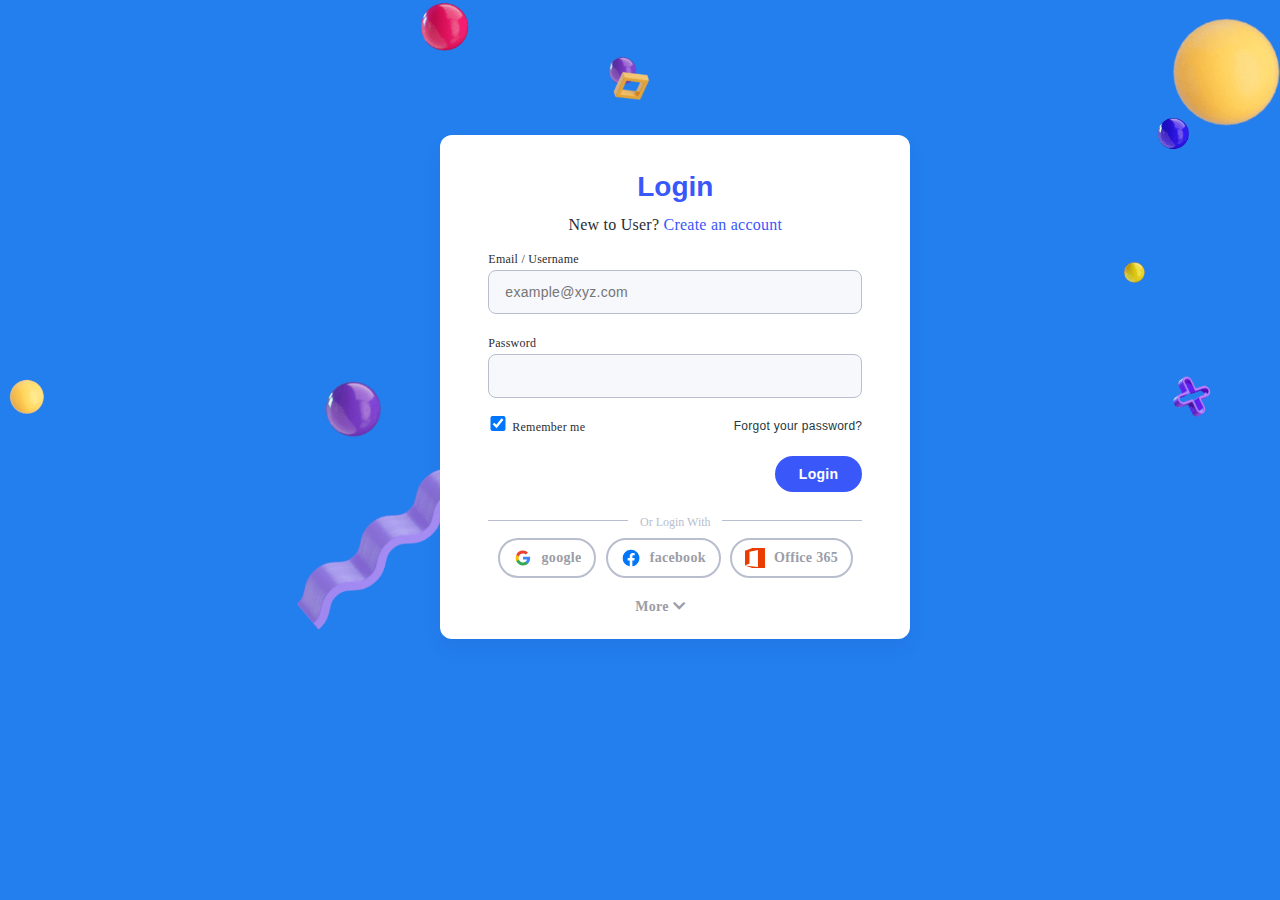
<file: index.html>
<!DOCTYPE html>
<html lang="en">
<head>
    <meta charset="UTF-8">
    <meta name="viewport" content="width=device-width, initial-scale=1.0">
    <title>Login form</title>
    <link rel="stylesheet" href="css/all.min.css">
    <link rel="stylesheet" href="css/style.css">
</head>
<body>
    <div class="container">
        <h1>Login </h1>
        <div class="container-text">
            <p>New to User? <a href="signup.html">Create an account</a> </p>
        </div>
        <div class="input-group">
            <label class="label-input" for="userEmailInp">Email / Username</label>
            <input class="input-style" id="userEmailInp" type="text" placeholder="example@xyz.com" name="useremail" required>
            <small id="smallElement" style="color: red;"></small>
        </div>
        <div class="input-group">
            <label class="label-input" for="userpasswordInp">Password</label>
            <input class="input-style" id="userpasswordInp" type="text" name="userpassword" required>
            <small id="smallElementpassword" style="color: red;"></small>
        </div>
        <div class="check-container">
            <div class="input-group">
                <input id="userdata" style="cursor: pointer;" type="checkbox" name="useremail" value="Remember-me" checked required>
                <label class="label-input" for="userdata">Remember me</label>
            </div> 
            <p><a href="#">Forgot your password?</a></p>
        </div>
        <div class="common-btn">
            <button id="loginBtn">Login</button>
        </div>
        <div class="other-login">
            <p>Or login with</p>

        </div>
        <div class="social-medai">
            <div class="google">
                <span class="google-img"></span> 
                <p>google</p>
            </div>
            <div class="facebook">
                <span class="facebook-img"></span> 
                <p> facebook</p>
            </div>
            <div class="Office">
                <span class="Office-img"></span>
                <p> Office 365</p>
            </div>
        </div>
        <div id="more-social-medai" class="more-container">
            <div class="Clever" style="margin-right: 15px;">
                <span class="Clever-img"></span> 
                <p>Clever</p>
            </div>
            <div class="linkedin">
                <span class="linkedin-img"></span> 
                <p>linkedin</p>
            </div> 
        </div>
        <div class="show-more">
            <h4 id="show">More <i class="fas fa-chevron-down"></i></h4>
        </div>
    </div>
    <script src="js/loginpage.js"></script>
</body>
</html>
</file>
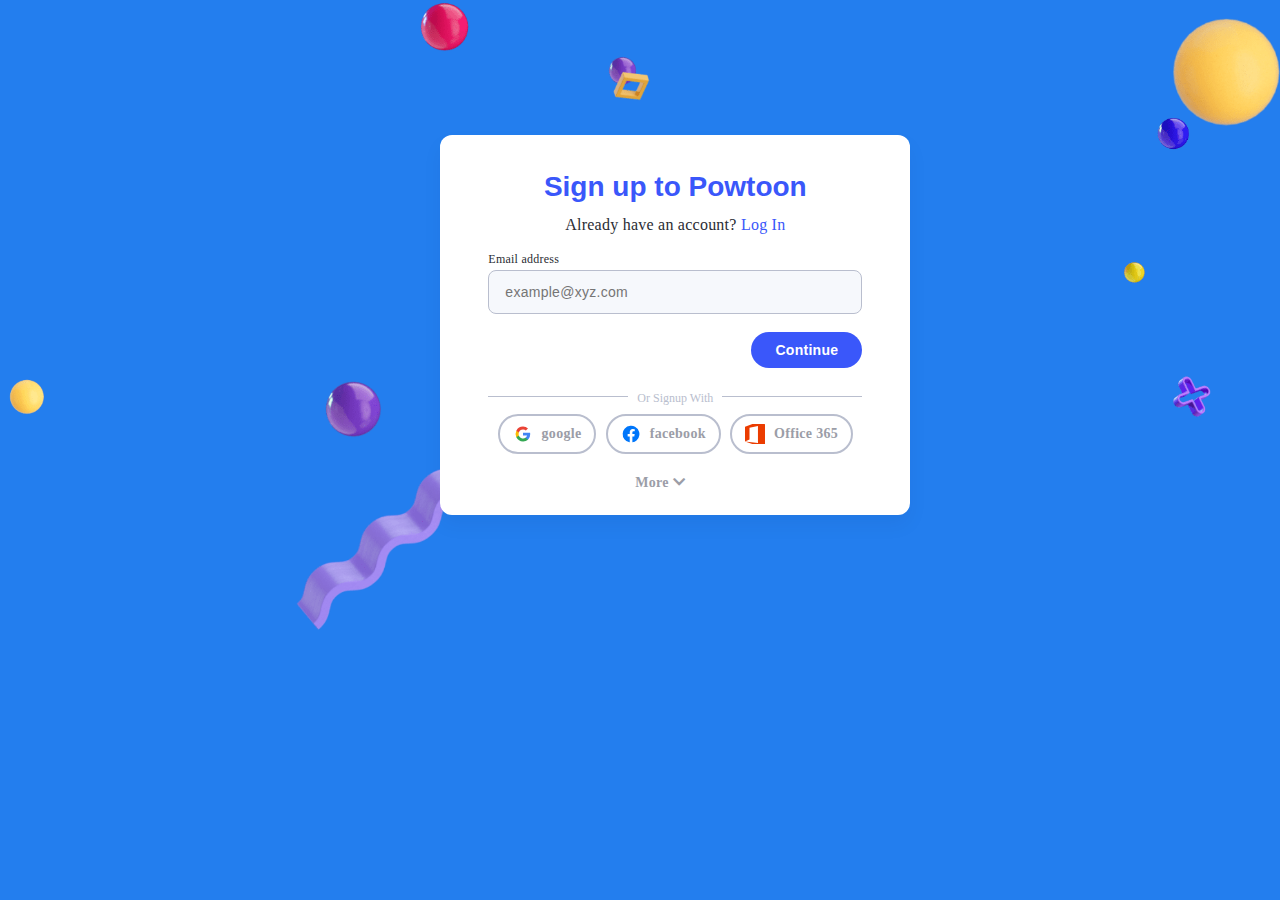
<file: signup.html>
<!DOCTYPE html>
<html lang="en">
<head>
    <meta charset="UTF-8">
    <meta name="viewport" content="width=device-width, initial-scale=1.0">
    <link rel="stylesheet" href="css/all.min.css">
    <link rel="stylesheet" href="css/style.css">
    <title>signUp Page</title>
</head>
<body>
    <div class="container">
        <h1>Sign up to Powtoon</h1>
        <div class="container-text">
            <p>Already have an account? <a href="index.html"> Log In</a> </p>
        </div>
        <div class="input-group">
            <label class="label-input" for="userEmailInp">Email address</label>
            <input class="input-style" id="userEmailInp" type="text" placeholder="example@xyz.com" name="useremail" required>
            <small id="smallElement" style="color: red;"></small>
        </div>
        <div id="datacontainer" class="datacontainer">
            <div class="input-group">
                <label class="label-input" for="userFnameInp">First name</label>
                <input class="input-style" id="userFnameInp" type="text"  name="userFname" required>
                <small id="smallElementFname" style="color: red;"></small>
            </div>
            <div class="input-group">
                <label class="label-input" for="userLnameInp">Last name <small style="color:#B9BECE;">(optional)</small> </label>
                <input class="input-style" id="userLnameInp" type="text"  name="userlname" >
                <small id="smallElementLname" style="color: red;"></small>
            </div>
            <div class="input-group">
                <label class="label-input" for="userpasswordInp">Password</label>
                <input class="input-style" id="userpasswordInp" type="text" name="userpassword" placeholder="Password must contain at least 8 characters" required>
                <small id="smallElementpassword" style="color: red;"></small>
            </div>
        </div>
        <div class="common-btn">
            <button id="Continuebtn">Continue</button>
        </div>
        <div class="other-login">
            <p>Or signup with</p>
        </div>
        <div class="social-medai">
            <div class="google">
                <span class="google-img"></span> 
                <p>google</p>
            </div>
            <div class="facebook">
                <span class="facebook-img"></span> 
                <p> facebook</p>
            </div>
            <div class="Office">
                <span class="Office-img"></span>
                <p> Office 365</p>
            </div>
        </div>
        <div id="more-social-medai" class="more-container">
            <div class="Clever" style="margin-right: 15px;">
                <span class="Clever-img"></span> 
                <p>Clever</p>
            </div>
            <div class="linkedin">
                <span class="linkedin-img"></span> 
                <p>linkedin</p>
            </div> 
        </div>
        <div class="show-more">
            <h4 id="show">More <i class="fas fa-chevron-down"></i></h4>
        </div>
    </div>
    <script src="js/signuppage.js"></script>
</body>
</html>
</file>
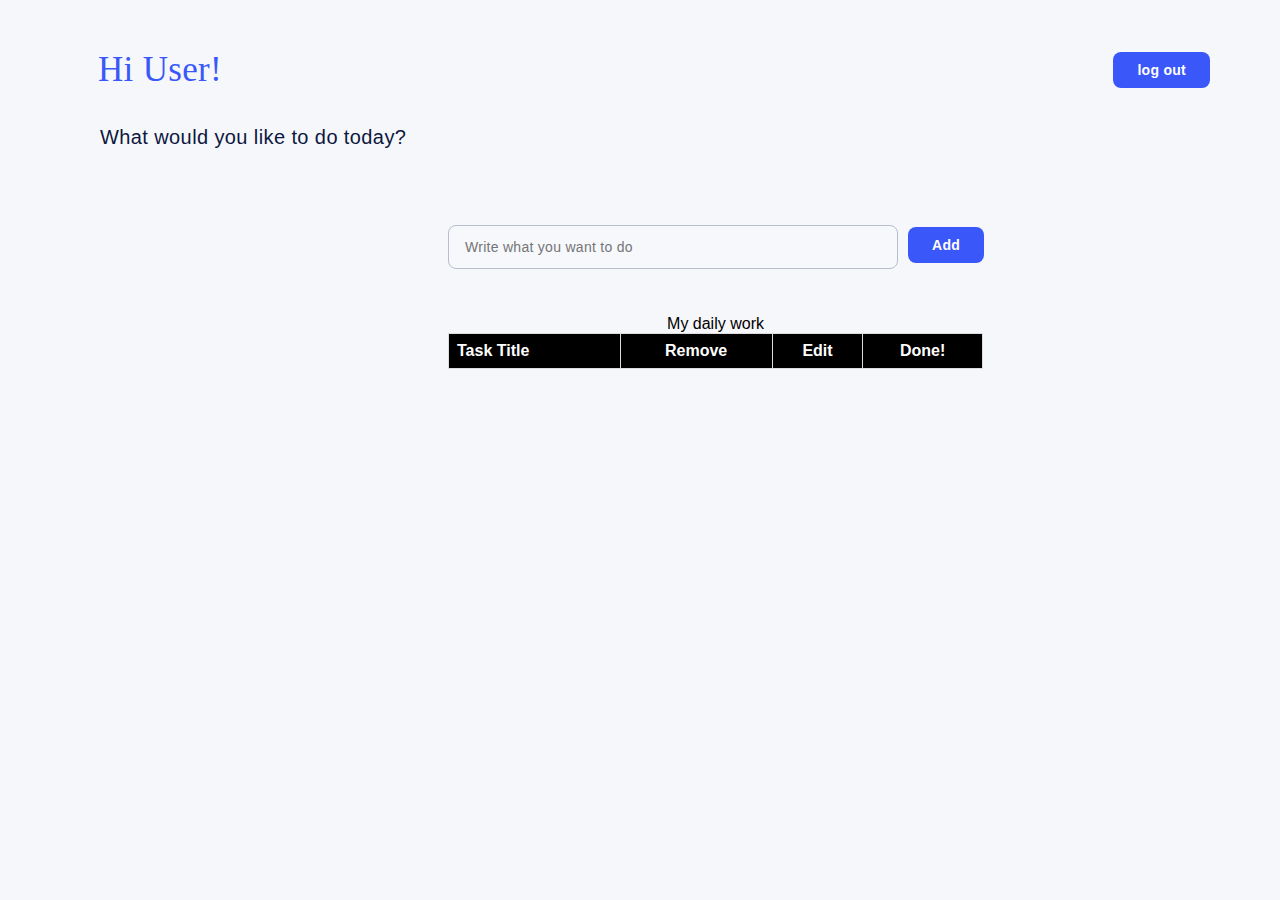
<file: todolist.html>
<!DOCTYPE html>
<html lang="en">
<head>
    <meta charset="UTF-8">
    <meta name="viewport" content="width=device-width, initial-scale=1.0">
    <link rel="stylesheet" href="css/all.min.css">
    <link rel="stylesheet" href="css/todolistpage.css">
    <title>Todo List</title>
</head>
<body>
    <section class="home">
        <h1 id="user" >Hi User!</h1>
        <p>What would you like to do today?</p>
        <div class="container">
            <div class="input-group">
                <input class="input-style" id="userworksInp" type="text" placeholder="Write what you want to do" name="userworks" required>
            </div>
            <div class="common-btn">
                <button id="addBtn">Add</button>
            </div>
        </div>

        <div id="tabelcontainer">
            <table >
                <caption>My daily work</caption>
                <thead>
                    <tr>
                        <th>Task Title</th>
                        <th style="text-align: center;">Remove</th>
                        <th  style="text-align: center;">Edit</th>
                        <th  style="text-align: center;">Done!</th>
                    </tr>
                </thead>
                <tbody id="mylist">

                </tbody>
            </table>               
         </div>
    </section>
    <section id="layer">
        <div class="layercontainer">
            <h1>Edit Task Title</h1>
            <div class="input-group">
                <input class="input-style" id="edituserworksInp" type="text" placeholder="Write what you want to do" name="edituserworks" required>
            </div>
            <div class="common-btn">
                <button id="CancelBtn">Cancel</button>
            </div>
            <div class="common-btn">
                <button id="ChangeBtn" >Change</button>
            </div>

        </div>
    </section>
    <div class="logout">
        <div class="common-btn">
            <button id="logoutBtn" >log out</button>
        </div> 
    </div>
    <script src="js/todolistpage.js"></script>
</body>
</html>
</file>
<file: css/style.css>
*{
    box-sizing: border-box;
    margin: 0;
    padding: 0;
}
body{

    background: #237EEE url(../images/bg.webp) no-repeat 50% 0;
    background-size: cover;
}
.container{
    width: 470px;
    position: absolute;
    background-color: white;
    left: 34.4%;
    top: 15%;
    align-self: center;
    box-shadow: 0px 10px 20px rgba(15,23,67,0.05);
    border-radius: 12px;
    padding: 38px 48px 24px;
}
.container h1{
    font-size: 28px;
    font-family:'Segoe UI', Tahoma, Geneva, Verdana, sans-serif;
    text-transform: none;
    color: #3A57FA;
    text-align: center;
    letter-spacing: 0;
    margin: 0;
    line-height: 1;
}
.container-text{
    font-size: 16px;
    letter-spacing: 0.24px;
    color: #2A2C33;
    margin-top: 15px;
    margin-bottom: 14px;
    text-align: center;
}
.container-text p a{
    color: #3a57fa;
    text-decoration: none;
    font-family: proxima-nova;
}
.input-group{
    border: 0;
    padding-bottom: 18px;
    margin-bottom: 0;
}
.label-input{
    font-size: 12px;
    line-height: 22px;
    letter-spacing: 0.24px;
    color: #2A2C33;
}
.input-group .input-style{
    border-color: #9B9DA7;
    background: none;
    background-color: #F6F8FC;
    border-radius: 8px;
    height: 44px;
    border: 1px solid #B9BECE;
    font-size: 14px;
    line-height: 22px;
    color: #2A2C33;
    width: 100%;
    padding: 4px 16px 4px;
    letter-spacing: 0.28px;
    outline: none;
}
.input-group .input-style:focus{
    border-color: #237eee;
}
.check-container{
    display: flex;
    flex-wrap: wrap;
    justify-content: space-between;
}
#userdata{
    width: 20px;
    height: 15px;
    margin: 0;
    font-weight: 400;
    font-size: 15px;
    text-align: left;
}
.check-container p a{
    font-family: 'Trebuchet MS', 'Lucida Sans Unicode', 'Lucida Grande', 'Lucida Sans', Arial, sans-serif;
    font-size: 12px;
    letter-spacing: 0.28px;
    color: #253740;
    text-decoration: none;
}
.common-btn{
    overflow: auto;

}
.common-btn button{
    outline: none;
    width: auto;
    padding: 0 24px;
    height: 36px;
    background-color: #3A57FA;
    border-radius: 25px;
    color: #fff;
    letter-spacing: 0.28px;
    vertical-align: middle;
    text-decoration: none;
    text-align: center;
    font-size: 14px;
    font-weight: 600;
    font-family: 'Trebuchet MS', 'Lucida Sans Unicode', 'Lucida Grande', 'Lucida Sans', Arial, sans-serif;
    border: none;
    float: right;
    margin: 0 0 20px;
    line-height: 33px;
    cursor: pointer;
}
.common-btn button:hover{
    background-color: #3447bf;
}
.other-login{
    text-align: center;
}
.other-login p{
    color: #B9BECE;
    background: #fff;
    padding: 0 18px;
    font-size: 12px;
    line-height: 20px;
    text-transform: capitalize;
    position: relative;
}
.other-login p::before{
    content: "";
    width: 140px;
    height: 1px;
    background-color: #B9BECE;
    position: absolute;
    top: 8px;
    left: 0px;
}
.other-login p::after{
    content: "";
    width: 140px;
    height: 1px;
    background-color: #B9BECE;
    position: absolute;
    top: 8px;
    right: 0px;
}
.social-medai span , .more-container span{
    display: inline-block;
    font-size: 19px;
    width: 20px;
    margin: 0 9px 0 0;
    height: 20px;
    background-size: 100%;
}
.social-medai p{
    font-size: 14px;
    font-weight: 600;
    letter-spacing: 0.3px;
    color: #9B9DA7;
    margin-top: 0;
}
.social-medai{
    display: flex;
    flex-wrap: wrap;
    justify-content: space-evenly;
}
.google , .facebook , .Office , .Clever , .linkedin{
    padding: 0 13px;
    height: 40px;
    border: 2px solid #B9BECE;
    border-radius: 50px;
    text-align: center;
    text-decoration: none;
    margin: 6px 0;
    display: -webkit-box;
    display: flex;
    -webkit-box-align: center;
    align-items: center;
    -webkit-box-pack: center;
    justify-content: center;
    background-color: #fff;
    width: auto;
    box-shadow: none;
    cursor: pointer;
}
.google:hover , .facebook:hover , .Office:hover , .Clever:hover , .linkedin:hover{
    background-color: #eeeeee;
}
.google-img{
    background-position: center;
    background-size: cover;
    background-repeat: no-repeat;
    background-image: url(../images/Ggl.svg);
}
.facebook-img{
    background-position: center;
    background-size: cover;
    background-repeat: no-repeat;
    background-image: url(../images/Fb.svg);
}
.Office-img{
    background-position: center;
    background-size: cover;
    background-repeat: no-repeat;
    background-image: url(../images/ms-office.svg);
}
.Clever-img{
    background-position: center;
    background-size: cover;
    background-repeat: no-repeat;
    background-image: url(../images/clever.svg); 
}
.linkedin-img{
    background-position: center;
    background-size: cover;
    background-repeat: no-repeat;
    background-image: url(../images/Lnkdn.svg); 
}
.more-container{
    display: flex;
    flex-wrap: wrap;
    justify-content: center;
}
.show-more{
    width: 80px;
    font-size: 14px;
    letter-spacing: 0.28px;
    color: #9B9DA7;
    margin:auto;
    cursor: pointer;
    font-weight: 700;
    padding-right: 10px;
    margin-top: 15px;
}
.show-more h4:hover{
    color: #253740;
}
.more-container{
    display: none;
}
.datacontainer{
    display: none;
}
</file>
<file: css/todolistpage.css>
*{
    margin: 0;
    padding: 0;
    box-sizing: border-box;
}
body{
    background-color: #f6f7fa;
}
.home{
    padding: 25px 100px;
}
h1{
    margin-left: -2px;
    font-size: 35px;
    font-weight: 300;
    font-style: normal;
    font-stretch: normal;
    line-height: 1.43;
    letter-spacing: .3px;
    text-align: left;
    color: #3a57fa;
    padding-top: 20px;
    padding-bottom: 20px;
}
p{  
    font-size: 20px;
    font-weight: 500;
    font-style: normal;
    font-stretch: normal;
    line-height: 20px;
    letter-spacing: .4px;
    text-align: left;
    font-family: 'Segoe UI', Tahoma, Geneva, Verdana, sans-serif;
    color: #0d1740;
    padding-top: 12px;
    padding-bottom: 25px;
}

.input-group{
    border: 0;
    padding-bottom: 18px;
    margin-bottom: 0;
    float: left;
}
.container{
    position: absolute;
    top: 25%;
    left: 35%;
}
.input-group .input-style{
    border-color: #9B9DA7;
    background: none;
    background-color: #F6F8FC;
    border-radius: 8px;
    height: 44px;
    border: 1px solid #B9BECE;
    font-size: 14px;
    line-height: 22px;
    color: #2A2C33;
    width: 450px;
    padding: 4px 16px 4px;
    letter-spacing: 0.28px;
    outline: none;
}
.input-group .input-style:focus{
    border-color: #237eee;
}
.common-btn{
    float: left;
    margin-left: 10px;
    margin-top: 2px;
}
.common-btn button{
    outline: none;
    width: auto;
    padding: 0 24px;
    height: 36px;
    background-color: #3A57FA;
    border-radius: 8px;
    color: #fff;
    letter-spacing: 0.28px;
    vertical-align: middle;
    text-decoration: none;
    text-align: center;
    font-size: 14px;
    font-weight: 600;
    font-family: 'Trebuchet MS', 'Lucida Sans Unicode', 'Lucida Grande', 'Lucida Sans', Arial, sans-serif;
    border: none;
    margin: 0 0 20px;
    line-height: 33px;
    cursor: pointer;
}
.common-btn button:hover{
    background-color: #3447bf;
}
#tabelcontainer{
    width: 535px;
    height: auto;
    position: absolute;
    top: 35%;
    left: 35%;
}
table {
    font-family: arial, sans-serif;
    border-collapse: collapse;
    width: 100%;
}
  
td, th {
    border: 1px solid #dddddd;
    text-align: left;
    padding: 8px;
}
  
tr:nth-child(even) {
    background-color: #b0bcfc;
}

table th {
    background-color: black;
    color: white;
}
.remove , .edit{
    text-align: center;
    cursor: pointer;
}
.remove:hover{
    color: rgb(238, 34, 34);
}
.edit:hover{
    color: #237eee;
}
.Done input{
    cursor: pointer;
}
/*update layer*/
#layer{
    position: absolute;
    top: 0;
    left: 0;
    width: 100%;
    height: 100vh;
    background-image: linear-gradient(rgba(0,0,0,0.5),rgba(0,0,0,0.5));
    overflow-x: hidden;
    display: none;
}
.layercontainer{
    position: relative;
    top: 27%;
    left: 32%;
    display: inline-block;
    background-color: #b0bcfc;
    padding: 50px 100px;
    border-radius: 15px;
}
#layer .input-group{
    float: none;
}
#layer .common-btn{
    float: right;
}
.checkmark{
    display: none;
    margin-right: 4px;
    color: #109600;
}
.doneword{
    display: none;
    color: #109600;

    margin: 0;
    padding: 0;
    margin-right: 4px;
}
.logout{
    position: absolute;
    top: 50px;
    right:70px;
}
</file>
